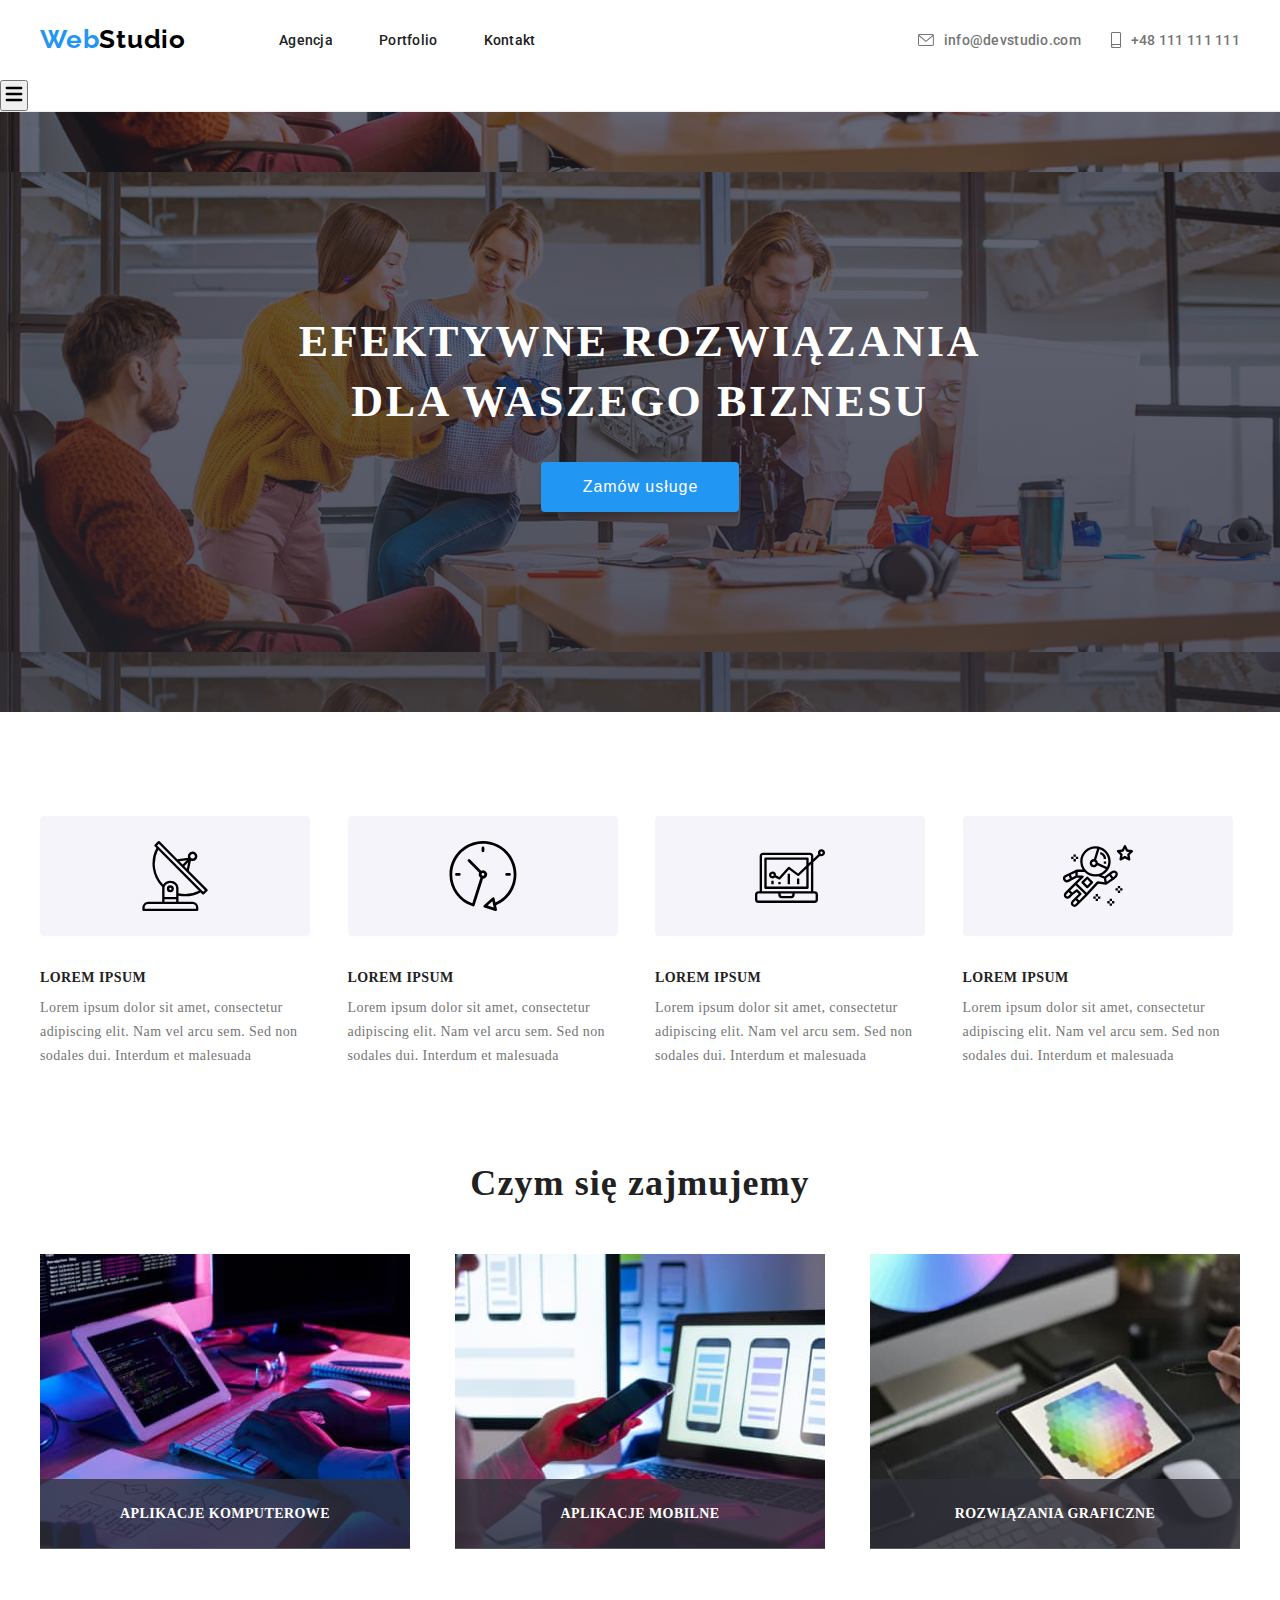
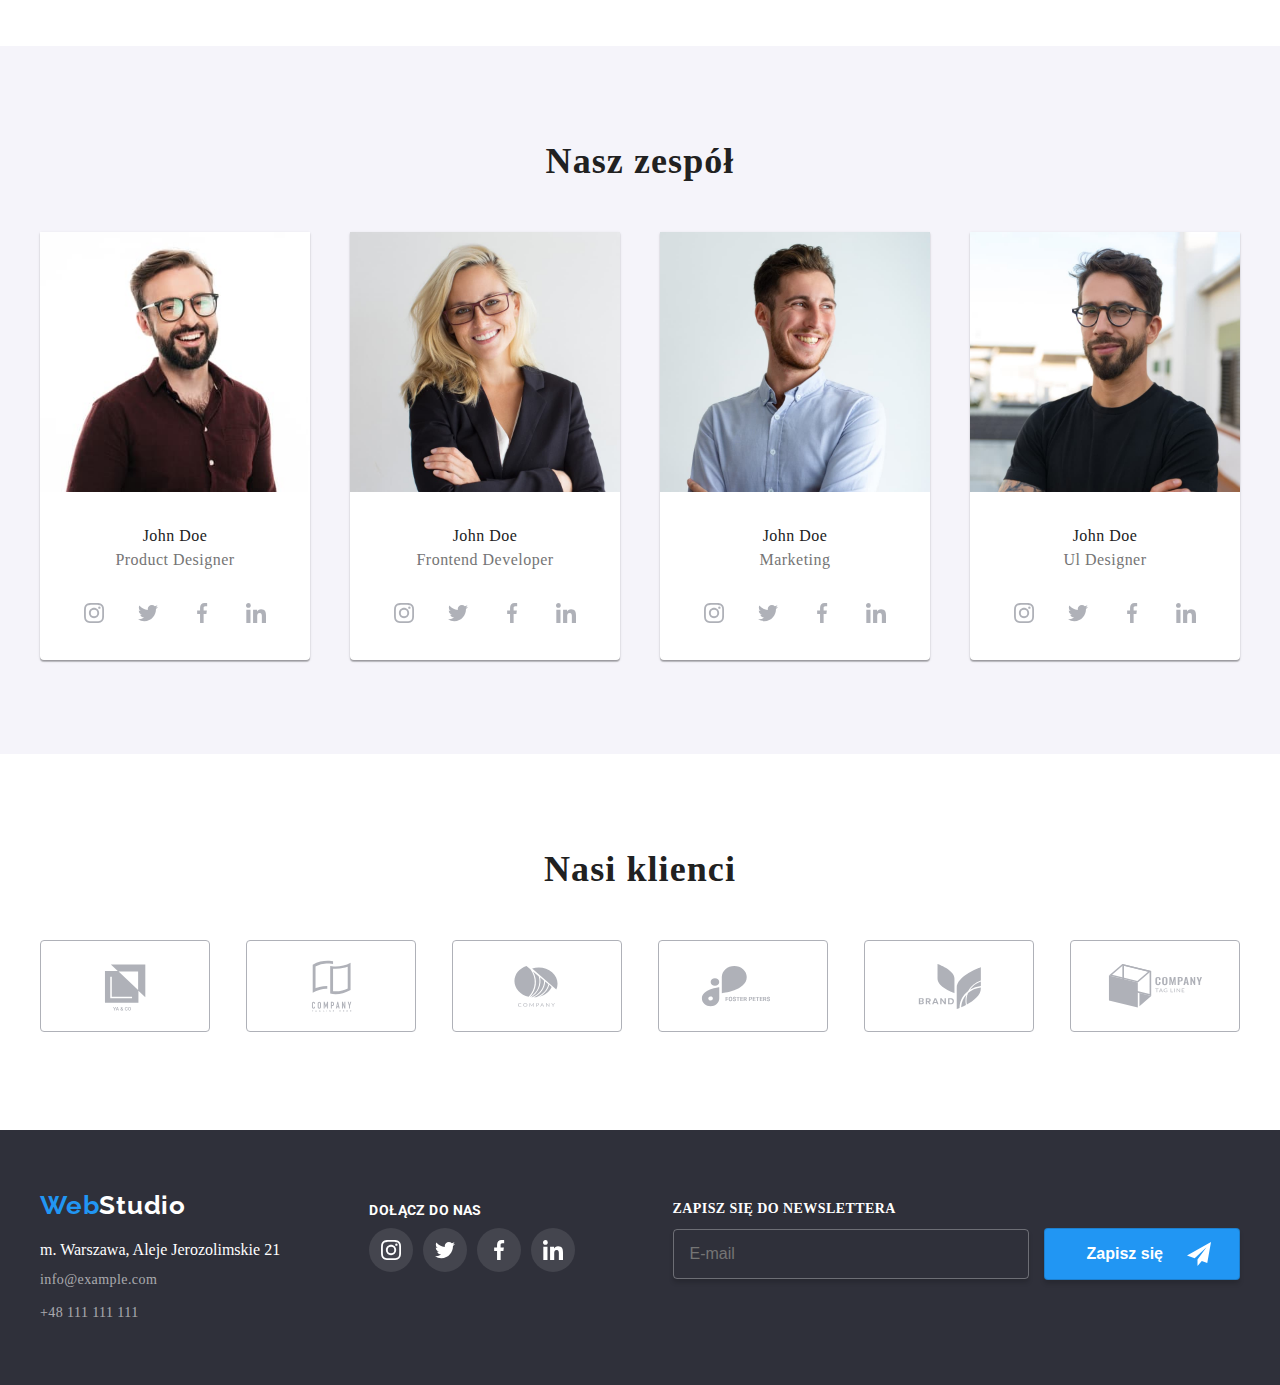
<file: index.html>
<!DOCTYPE html>
<html lang="en">
  <head>
    <meta http-equiv="x-ua-compatible" content="ie=edge" />
    <meta charset="utf-8" />
    <meta name="viewport" content="width=device-width, initial-scale=1.0" />
    <meta name="decription" content="WebStudio" />
    <title>WebStudio</title>
    <link
      rel="stylesheet"
      href="https://cdnjs.cloudflare.com/ajax/libs/modern-normalize/1.1.0/modern-normalize.min.css"
      integrity="sha512-wpPYUAdjBVSE4KJnH1VR1HeZfpl1ub8YT/NKx4PuQ5NmX2tKuGu6U/JRp5y+Y8XG2tV+wKQpNHVUX03MfMFn9Q=="
      crossorigin="anonymous"
      referrerpolicy="no-referrer"
    />
    <link rel="preconnect" href="https://fonts.googleapis.com" />
    <link rel="preconnect" href="https://fonts.gstatic.com" crossorigin />
    <link
      href="https://fonts.googleapis.com/css2?family=Raleway:wght@700&family=Roboto:wght@400;500;700;900&display=swap"
      rel="stylesheet"
    />
    <link href="./css/main.min.css" rel="stylesheet" />
  </head>
  <body>
    <header class="header">
      <div class="container header-page">
        <nav class="nav">
          <ul class="navigation">
            <li>
              <a class="logo" href="./index.html">Web<span class="logo--dark">Studio</span></a>
            </li>
            <li>
              <a class="navigation__link is-active" href="./index.html">Agencja</a>
            </li>
            <li><a class="navigation__link" href="./portfolio.html">Portfolio</a></li>
            <li><a class="navigation__link" href="#kontakt">Kontakt</a></li>
          </ul>
        </nav>
        <ul class="contacts">
          <li>
            <a class="contacts__link" href="mailto:info@devstudio.com">
              <svg class="contacts__icon" width="16px" height="12px">
                <use href="./images/icons.svg#icon-envelope"></use>
              </svg>
              info@devstudio.com</a
            >
          </li>
          <li>
            <a class="contacts__link" href="tel:+48111111111">
              <svg class="contacts__icon" width="10px" height="16px">
                <use href="./images/icons.svg#icon-smartphone"></use>
              </svg>
              +48 111 111 111</a
            >
          </li>
        </ul>
      </div>
      <button class="menu-toggle js-open-menu" aria-expanded="false" aria-controls="mobile-menu">
        <svg
          width="24"
          height="24"
          fill="currentColor"
          viewBox="0 0 20 20"
          xmlns="http://www.w3.org/2000/svg"
        >
          <path
            fill-rule="evenodd"
            d="M3 5a1 1 0 011-1h12a1 1 0 110 2H4a1 1 0 01-1-1zM3 10a1 1 0 011-1h12a1 1 0 110 2H4a1 1 0 01-1-1zM3 15a1 1 0 011-1h12a1 1 0 110 2H4a1 1 0 01-1-1z"
            clip-rule="evenodd"
          ></path>
        </svg>
      </button>
    </header>
    <main>
      <!--theme-->
      <section class="section banner">
        <div class="container">
          <h1 class="banner__title">
            efektywne rozwiązania <br />
            dla waszego biznesu
          </h1>
          <button class="banner__button" type="button" data-modal-open>Zamów usługe</button>
        </div>
      </section>
      <!--lorem ipsum-->
      <section class="section section--card">
        <div class="container">
          <ul class="card">
            <li class="card__item">
              <svg class="card__icon" width="70" height="70">
                <use href="./images/icons.svg#icon-antenna-1"></use>
              </svg>
              <h3 class="card__title">lorem ipsum</h3>
              <p class="card__subtitle">
                Lorem ipsum dolor sit amet, consectetur adipiscing elit. Nam vel arcu sem. Sed non
                sodales dui. Interdum et malesuada
              </p>
            </li>
            <li class="card__item">
              <svg class="card__icon" width="70" height="70">
                <use href="./images/icons.svg#icon-clock-1"></use>
              </svg>
              <h3 class="card__title">lorem ipsum</h3>
              <p class="card__subtitle">
                Lorem ipsum dolor sit amet, consectetur adipiscing elit. Nam vel arcu sem. Sed non
                sodales dui. Interdum et malesuada
              </p>
            </li>
            <li class="card__item">
              <svg class="card__icon" width="70" height="70">
                <use href="./images/icons.svg#icon-diagram-1"></use>
              </svg>
              <h3 class="card__title">lorem ipsum</h3>
              <p class="card__subtitle">
                Lorem ipsum dolor sit amet, consectetur adipiscing elit. Nam vel arcu sem. Sed non
                sodales dui. Interdum et malesuada
              </p>
            </li>
            <li class="card__item">
              <svg class="card__icon" width="70" height="70">
                <use href="./images/icons.svg#icon-astronaut-1"></use>
              </svg>
              <h3 class="card__title">lorem ipsum</h3>
              <p class="card__subtitle">
                Lorem ipsum dolor sit amet, consectetur adipiscing elit. Nam vel arcu sem. Sed non
                sodales dui. Interdum et malesuada
              </p>
            </li>
          </ul>
        </div>
      </section>
      <!--what we do-->
      <section class="section">
        <div class="container">
          <h2 class="section--title">Czym się zajmujemy</h2>
          <ul class="box">
            <li class="box__card">
              <img alt="computer" width="370" height="294" src="./images/computer.jpg" />
              <div class="box__label">
                <p class="box__title">aplikacje komputerowe</p>
              </div>
            </li>
            <li class="box__card">
              <img alt="laptop" width="370" height="294" src="./images/laptop.jpg" />
              <div class="box__label">
                <p class="box__title">aplikacje mobilne</p>
              </div>
            </li>
            <li class="box__card">
              <img alt="tablet" width="370" height="294" src="./images/tablet.jpg" />
              <div class="box__label">
                <p class="box__title">rozwiązania graficzne</p>
              </div>
            </li>
          </ul>
        </div>
      </section>
      <!--team-->
      <section class="section--team">
        <div class="container">
          <h2 class="section--title">Nasz zespół</h2>
          <ul class="team">
            <li class="team__employee">
              <img alt="product designer" width="270" height="260" src="./images/pr-dsgn.jpg" />
              <div class="team__card">
                <h3 class="team__name">john doe</h3>
                <p class="team__title">product designer</p>
                <ul class="team__links">
                  <li>
                    <a href="" class="team__link">
                      <svg class="team__icon" width="20" height="20">
                        <use href="./images/icons.svg#icon-instagram-2"></use>
                      </svg>
                    </a>
                  </li>
                  <li>
                    <a href="" class="team__link">
                      <svg class="team__icon" width="20" height="20">
                        <use href="./images/icons.svg#icon-twitter-1"></use>
                      </svg>
                    </a>
                  </li>
                  <li>
                    <a href="" class="team__link">
                      <svg class="team__icon" width="20" height="20">
                        <use href="./images/icons.svg#icon-facebook-1"></use>
                      </svg>
                    </a>
                  </li>
                  <li>
                    <a href="" class="team__link">
                      <svg class="team__icon" width="20" height="20">
                        <use href="./images/icons.svg#icon-linkedin-1"></use>
                      </svg>
                    </a>
                  </li>
                </ul>
              </div>
            </li>
            <li class="team__employee">
              <img alt="frontend developer" width="270" height="260" src="./images/fr-dev.jpg" />
              <div class="team__card">
                <h3 class="team__name">john doe</h3>
                <p class="team__title">frontend developer</p>
                <ul class="team__links">
                  <li>
                    <a href="" class="team__link">
                      <svg class="team__icon" width="20" height="20">
                        <use href="./images/icons.svg#icon-instagram-2"></use>
                      </svg>
                    </a>
                  </li>
                  <li>
                    <a href="" class="team__link">
                      <svg class="team__icon" width="20" height="20">
                        <use href="./images/icons.svg#icon-twitter-1"></use>
                      </svg>
                    </a>
                  </li>
                  <li>
                    <a href="" class="team__link">
                      <svg class="team__icon" width="20" height="20">
                        <use href="./images/icons.svg#icon-facebook-1"></use>
                      </svg>
                    </a>
                  </li>
                  <li>
                    <a href="" class="team__link">
                      <svg class="team__icon" width="20" height="20">
                        <use href="./images/icons.svg#icon-linkedin-1"></use>
                      </svg>
                    </a>
                  </li>
                </ul>
              </div>
            </li>
            <li class="team__employee">
              <img alt="marketing" width="270" height="260" src="./images/mark.jpg" />
              <div class="team__card">
                <h3 class="team__name">john doe</h3>
                <p class="team__title">marketing</p>
                <ul class="team__links">
                  <li>
                    <a href="" class="team__link">
                      <svg class="team__icon" width="20" height="20">
                        <use href="./images/icons.svg#icon-instagram-2"></use>
                      </svg>
                    </a>
                  </li>
                  <li>
                    <a href="" class="team__link">
                      <svg class="team__icon" width="20" height="20">
                        <use href="./images/icons.svg#icon-twitter-1"></use>
                      </svg>
                    </a>
                  </li>
                  <li>
                    <a href="" class="team__link">
                      <svg class="team__icon" width="20" height="20">
                        <use href="./images/icons.svg#icon-facebook-1"></use>
                      </svg>
                    </a>
                  </li>
                  <li>
                    <a href="" class="team__link">
                      <svg class="team__icon" width="20" height="20">
                        <use href="./images/icons.svg#icon-linkedin-1"></use>
                      </svg>
                    </a>
                  </li>
                </ul>
              </div>
            </li>
            <li class="team__employee">
              <img alt="ul designer" width="270" height="260" src="./images/ul-dsgn.jpg" />
              <div class="team__card">
                <h3 class="team__name">john doe</h3>
                <p class="team__title">ul designer</p>
                <ul class="team__links">
                  <li>
                    <a href="" class="team__link">
                      <svg class="team__icon" width="20" height="20">
                        <use href="./images/icons.svg#icon-instagram-2"></use>
                      </svg>
                    </a>
                  </li>
                  <li>
                    <a href="" class="team__link">
                      <svg class="team__icon" width="20" height="20">
                        <use href="./images/icons.svg#icon-twitter-1"></use>
                      </svg>
                    </a>
                  </li>
                  <li>
                    <a href="" class="team__link">
                      <svg class="team__icon" width="20" height="20">
                        <use href="./images/icons.svg#icon-facebook-1"></use>
                      </svg>
                    </a>
                  </li>
                  <li>
                    <a href="" class="team__link">
                      <svg class="team__icon" width="20" height="20">
                        <use href="./images/icons.svg#icon-linkedin-1"></use>
                      </svg>
                    </a>
                  </li>
                </ul>
              </div>
            </li>
          </ul>
        </div>
      </section>
      <section class="section">
        <div class="container">
          <h2 class="section--title">Nasi klienci</h2>
          <ul class="clients">
            <li>
              <svg class="clients__logo">
                <use href="./images/icons.svg#icon-Logo" width="106" height="60.04"></use>
              </svg>
            </li>
            <li>
              <svg class="clients__logo">
                <use href="./images/icons.svg#icon-Logo-1" width="106" height="60.04"></use>
              </svg>
            </li>
            <li>
              <svg class="clients__logo">
                <use href="./images/icons.svg#icon-Logo-2" width="106" height="60.04"></use>
              </svg>
            </li>
            <li>
              <svg class="clients__logo">
                <use href="./images/icons.svg#icon-Logo-3" width="106" height="60.04"></use>
              </svg>
            </li>
            <li>
              <svg class="clients__logo">
                <use href="./images/icons.svg#icon-Logo-4" width="106" height="60.04"></use>
              </svg>
            </li>
            <li>
              <svg class="clients__logo">
                <use href="./images/icons.svg#icon-Logo-5" width="106" height="60.04"></use>
              </svg>
            </li>
          </ul>
        </div>
      </section>
    </main>
    <footer class="footer">
      <div class="container footer-page">
        <div>
          <a class="logo" id="kontakt">Web<span class="logo--light">Studio</span></a>
          <address>
            <ul class="footer-contact">
              <li>
                <a
                  class="footer-contact__link--light"
                  href="https://goo.gl/maps/8ssBXB5K36Uk4STv6"
                  target="_blank"
                >
                  m. Warszawa, Aleje Jerozolimskie 21
                </a>
              </li>
              <li>
                <a class="footer-contact__link" href="mailto:info@example.com">info@example.com</a>
              </li>
              <li><a class="footer-contact__link" href="tel:+48111111111">+48 111 111 111</a></li>
            </ul>
          </address>
        </div>
        <div class="social">
          <h3 class="social__title">DOŁĄCZ DO NAS</h3>
          <ul class="social__icons">
            <li class="social__item">
              <svg class="social__icon">
                <use href="./images/icons.svg#icon-instagram-2"></use>
              </svg>
            </li>
            <li class="social__item">
              <svg class="social__icon">
                <use href="./images/icons.svg#icon-twitter-1"></use>
              </svg>
            </li>
            <li class="social__item">
              <svg class="social__icon">
                <use href="./images/icons.svg#icon-facebook-1"></use>
              </svg>
            </li>
            <li class="social__item">
              <svg class="social__icon">
                <use href="./images/icons.svg#icon-linkedin-1"></use>
              </svg>
            </li>
          </ul>
        </div>
        <div class="signup">
          <form>
            <label>
              <h3 class="signup__title">ZAPISZ SIĘ DO NEWSLETTERA</h3>
              <input
                class="signup__parameters"
                type="email"
                name="user-email"
                placeholder="E-mail"
              />
            </label>
            <button class="signup__button" type="submit">
              Zapisz się
              <svg class="signup__button--icon" width="24" height="24">
                <use href="./images/icons.svg#icon-icon-send"></use>
              </svg>
            </button>
          </form>
        </div>
      </div>
    </footer>
    <div class="modal__backdrop modal__is-hidden" data-modal>
      <div class="modal">
        <button type="button" class="modal__button" data-modal-close>
          <svg class="modal__close">
            <use href="./images/icons.svg#icon-Vector"></use>
          </svg>
        </button>
        <form name="form">
          <h3 class="form__title">Zostaw swoje dane w formularzu poniżej</h3>
          <label class="form">
            <span class="form__types">Imię</span>
            <svg class="form__icon" width="18" height="18">
              <use href="./images/icons.svg#icon-person-black"></use>
            </svg>
            <input class="form__inputs" type="text" name="name" required minlength="4" />
          </label>
          <label class="form__label">
            <span class="form__types">Telefon</span>
            <svg class="form__icon" width="18" height="18">
              <use href="./images/icons.svg#icon-phone-black"></use>
            </svg>
            <input class="form__inputs" type="tel" name="tel" required />
          </label>
          <label class="form__label">
            <span class="form__types">Email</span>
            <svg class="form__icon" width="18" height="18">
              <use href="./images/icons.svg#icon-email-black"></use>
            </svg>
            <input class="form__inputs" type="email" name="email" required />
          </label>
          <label class="form__label">
            <span class="form__types">Komentarz</span>
            <textarea
              class="form__textarea"
              type="text"
              name="comment"
              rows="5"
              placeholder="Wprowadź tekst"
            ></textarea>
          </label>
          <label class="form__checkbox">
            <input
              id="form__input"
              type="checkbox"
              name="checkbox"
              value="true"
              required
              class="form__settings"
            />
            <span for="form__input" class="form__item">
              <p class="form__title">
                Oświadczam, iż akceptuję
                <a href="" class="form__link"> Regulamin </a> i
                <a href="" class="form__link">Politykę Prywatności.</a>
              </p>
            </span>
          </label>
          <button type="submit" class="form__button">Wyślij</button>
        </form>
      </div>
    </div>
    <script src="./js/modal.js"></script>
  </body>
</html>
</file>
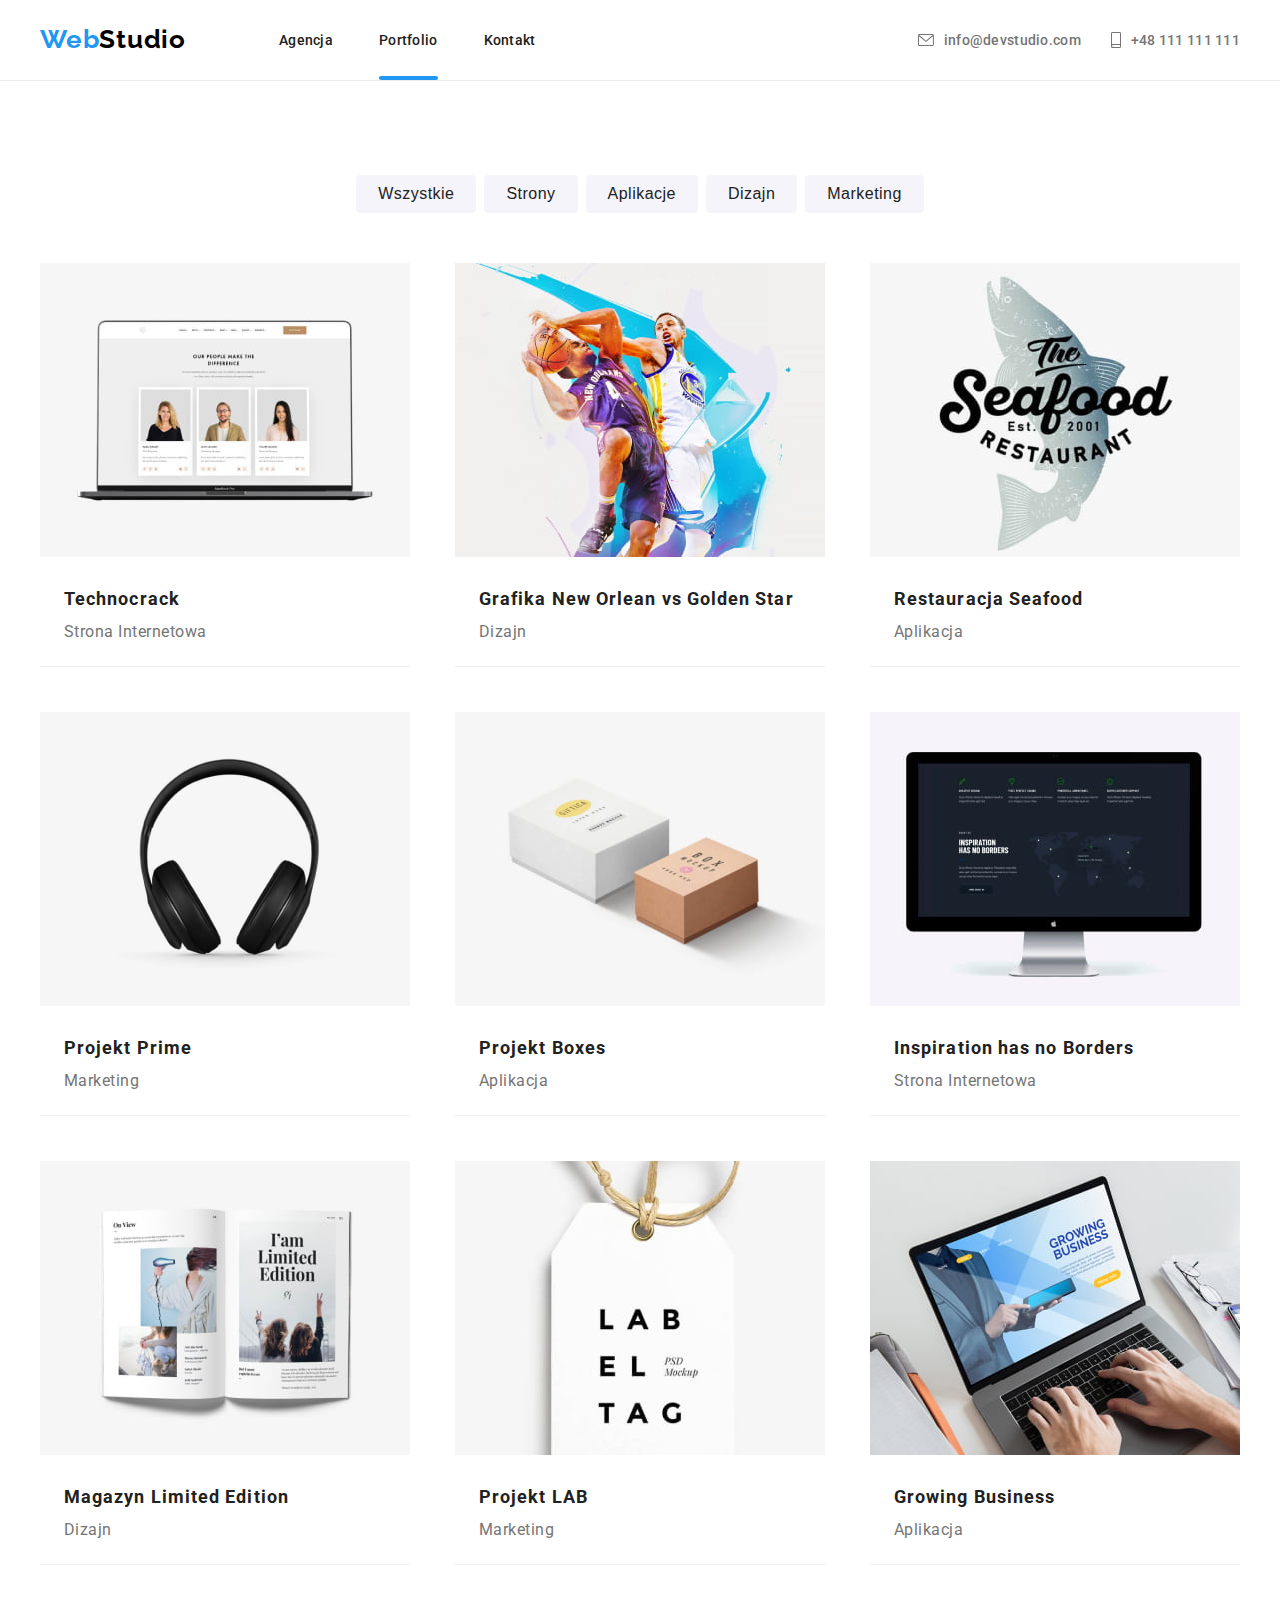
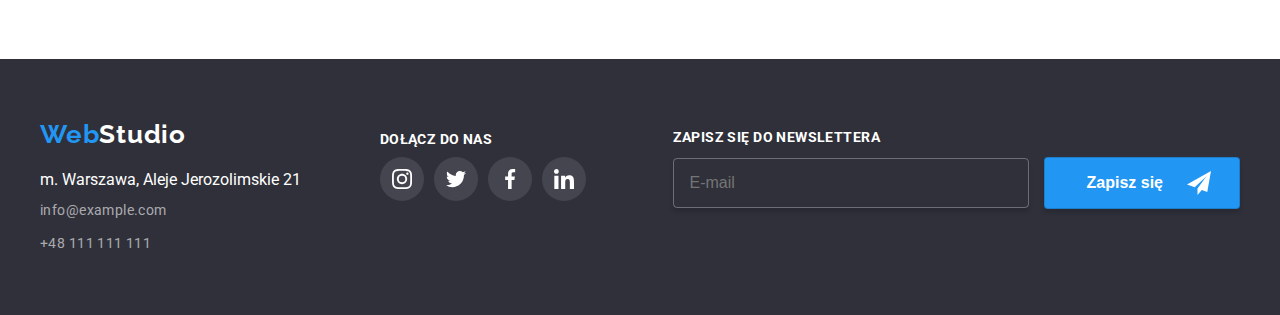
<file: portfolio.html>
<!DOCTYPE html>
<html lang="en">
  <head>
    <meta http-equiv="x-ua-compatible" content="ie=edge" />
    <meta charset="utf-8" />
    <meta name="decription" content="WebStudio" />
    <title>Portfolio</title>
    <link
      rel="stylesheet"
      href="https://cdnjs.cloudflare.com/ajax/libs/modern-normalize/1.1.0/modern-normalize.min.css"
      integrity="sha512-wpPYUAdjBVSE4KJnH1VR1HeZfpl1ub8YT/NKx4PuQ5NmX2tKuGu6U/JRp5y+Y8XG2tV+wKQpNHVUX03MfMFn9Q=="
      crossorigin="anonymous"
      referrerpolicy="no-referrer"
    />
    <link rel="preconnect" href="https://fonts.googleapis.com" />
    <link rel="preconnect" href="https://fonts.gstatic.com" crossorigin />
    <link
      href="https://fonts.googleapis.com/css2?family=Raleway:wght@700&family=Roboto:wght@400;500;700;900&display=swap"
      rel="stylesheet"
    />
    <link href="./css/main.min.css" rel="stylesheet" />
  </head>
  <body class="body">
    <header class="header">
      <div class="container header-page">
        <nav>
          <ul class="navigation">
            <li>
              <a class="logo" href="./index.html">Web<span class="logo--dark">Studio</span></a>
            </li>
            <li><a class="navigation__link" href="./index.html">Agencja</a></li>
            <li>
              <a class="navigation__link navigation__active" href="./portfolio.html">Portfolio</a>
            </li>
            <li><a class="navigation__link" href="#kontakt">Kontakt</a></li>
          </ul>
        </nav>
        <ul class="contacts">
          <li>
            <a class="contacts__link" href="mailto:info@devstudio.com">
              <svg class="contacts__icon" width="16px" height="12px">
                <use href="./images/icons.svg#icon-envelope"></use>
              </svg>
              info@devstudio.com</a
            >
          </li>
          <li>
            <a class="contacts__link" href="tel:+48111111111">
              <svg class="contacts__icon" width="10px" height="16px">
                <use href="./images/icons.svg#icon-smartphone"></use>
              </svg>
              +48 111 111 111</a
            >
          </li>
        </ul>
      </div>
    </header>
    <main>
      <section class="section">
        <div class="container">
          <ul class="filters">
            <li>
              <button class="filters__button" type="button">Wszystkie</button>
            </li>
            <li>
              <button class="filters__button" type="button">Strony</button>
            </li>
            <li>
              <button class="filters__button" type="button">Aplikacje</button>
            </li>
            <li>
              <button class="filters__button" type="button">Dizajn</button>
            </li>
            <li>
              <button class="filters__button" type="button">Marketing</button>
            </li>
          </ul>
          <ul class="project">
            <li class="project__list">
              <div class="project__group">
                <img alt="Website with employees" src="./images/technocrack.jpg" />
                <div class="project__overlay">
                  <p class="project__title">
                    Technocrack jest popularną platformą wykorzystywaną do rozpowszechniania
                    koronawirusa. Firmy wykorzystują tę platformę do celów szpiegowskich i ataków na
                    niezabezpieczone serwery konkurencji
                  </p>
                </div>
              </div>
              <div class="project__box">
                <h3 class="project__name">Technocrack</h3>
                <p class="project__title">Strona internetowa</p>
              </div>
            </li>
            <li class="project__list">
              <div class="project__group">
                <img alt="New Orlean vs Golden Star graphic" src="./images/basketball.jpg" />
                <div class="project__overlay">
                  <p class="project__title">
                    Technocrack jest popularną platformą wykorzystywaną do rozpowszechniania
                    koronawirusa. Firmy wykorzystują tę platformę do celów szpiegowskich i ataków na
                    niezabezpieczone serwery konkurencji
                  </p>
                </div>
              </div>
              <div class="project__box">
                <h3 class="project__name">Grafika New Orlean vs Golden Star</h3>
                <p class="project__title">Dizajn</p>
              </div>
            </li>
            <li class="project__list">
              <div class="project__group">
                <img alt="Seafood restaurant logos" src="./images/restaurant-seafood.jpg" />
                <div class="project__overlay">
                  <p class="project__title">
                    Technocrack jest popularną platformą wykorzystywaną do rozpowszechniania
                    koronawirusa. Firmy wykorzystują tę platformę do celów szpiegowskich i ataków na
                    niezabezpieczone serwery konkurencji
                  </p>
                </div>
              </div>
              <div class="project__box">
                <h3 class="project__name">Restauracja Seafood</h3>
                <p class="project__title">Aplikacja</p>
              </div>
            </li>
            <li class="project__list">
              <div class="project__group">
                <img alt="Headphones" src="./images/project-prime.jpg" />
                <div class="project__overlay">
                  <p class="project__title">
                    Technocrack jest popularną platformą wykorzystywaną do rozpowszechniania
                    koronawirusa. Firmy wykorzystują tę platformę do celów szpiegowskich i ataków na
                    niezabezpieczone serwery konkurencji
                  </p>
                </div>
              </div>
              <div class="project__box">
                <h3 class="project__name">Projekt Prime</h3>
                <p class="project__title">Marketing</p>
              </div>
            </li>
            <li class="project__list">
              <div class="project__group">
                <img alt="Two designer boxes" src="./images/project-boxes.jpg" />
                <div class="project__overlay">
                  <p class="project__title">
                    Technocrack jest popularną platformą wykorzystywaną do rozpowszechniania
                    koronawirusa. Firmy wykorzystują tę platformę do celów szpiegowskich i ataków na
                    niezabezpieczone serwery konkurencji
                  </p>
                </div>
              </div>
              <div class="project__box">
                <h3 class="project__name">Projekt Boxes</h3>
                <p class="project__title">Aplikacja</p>
              </div>
            </li>
            <li class="project__list">
              <div class="project__group">
                <img
                  alt="Website of Inspiration has no Borders"
                  src="./images/inspiration-has-no-borders.jpg"
                />
                <div class="project__overlay">
                  <p class="project__title">
                    Technocrack jest popularną platformą wykorzystywaną do rozpowszechniania
                    koronawirusa. Firmy wykorzystują tę platformę do celów szpiegowskich i ataków na
                    niezabezpieczone serwery konkurencji
                  </p>
                </div>
              </div>
              <div class="project__box">
                <h3 class="project__name">Inspiration has no Borders</h3>
                <p class="project__title">Strona internetowa</p>
              </div>
            </li>
            <li class="project__list">
              <div class="project__group">
                <img alt="Designer Magazin" src="./images/magazine-limited-edition.jpg" />
                <div class="project__overlay">
                  <p class="project__title">
                    Technocrack jest popularną platformą wykorzystywaną do rozpowszechniania
                    koronawirusa. Firmy wykorzystują tę platformę do celów szpiegowskich i ataków na
                    niezabezpieczone serwery konkurencji
                  </p>
                </div>
              </div>
              <div class="project__box">
                <h3 class="project__name">Magazyn Limited Edition</h3>
                <p class="project__title">Dizajn</p>
              </div>
            </li>
            <li class="project__list">
              <div class="project__group">
                <img alt="Card with Projekt LAB logos" src="./images/project-lab.jpg" />
                <div class="project__overlay">
                  <p class="project__title">
                    Technocrack jest popularną platformą wykorzystywaną do rozpowszechniania
                    koronawirusa. Firmy wykorzystują tę platformę do celów szpiegowskich i ataków na
                    niezabezpieczone serwery konkurencji
                  </p>
                </div>
              </div>
              <div class="project__box">
                <h3 class="project__name">Projekt LAB</h3>
                <p class="project__title">Marketing</p>
              </div>
            </li>
            <li class="project__list">
              <div class="project__group">
                <img
                  alt="Growing Businnes website displayed on a laptop"
                  src="./images/growing-business.jpg"
                />
                <div class="project__overlay">
                  <p class="project__title">
                    Technocrack jest popularną platformą wykorzystywaną do rozpowszechniania
                    koronawirusa. Firmy wykorzystują tę platformę do celów szpiegowskich i ataków na
                    niezabezpieczone serwery konkurencji
                  </p>
                </div>
              </div>
              <div class="project__box">
                <h3 class="project__name">Growing Business</h3>
                <p class="project__title">Aplikacja</p>
              </div>
            </li>
          </ul>
        </div>
      </section>
    </main>
    <footer class="footer">
      <div class="container footer-page">
        <div>
          <a class="logo" id="kontakt">Web<span class="logo--light">Studio</span></a>
          <address>
            <ul class="footer-contact">
              <li>
                <a
                  class="footer-contact__link--light"
                  href="https://goo.gl/maps/8ssBXB5K36Uk4STv6"
                  target="_blank"
                >
                  m. Warszawa, Aleje Jerozolimskie 21
                </a>
              </li>
              <li>
                <a class="footer-contact__link" href="mailto:info@example.com">info@example.com</a>
              </li>
              <li><a class="footer-contact__link" href="tel:+48111111111">+48 111 111 111</a></li>
            </ul>
          </address>
        </div>
        <div class="social">
          <h3 class="social__title">DOŁĄCZ DO NAS</h3>
          <ul class="social__icons">
            <li class="social__item">
              <svg class="social__icon">
                <use href="./images/icons.svg#icon-instagram-2"></use>
              </svg>
            </li>
            <li class="social__item">
              <svg class="social__icon">
                <use href="./images/icons.svg#icon-twitter-1"></use>
              </svg>
            </li>
            <li class="social__item">
              <svg class="social__icon">
                <use href="./images/icons.svg#icon-facebook-1"></use>
              </svg>
            </li>
            <li class="social__item">
              <svg class="social__icon">
                <use href="./images/icons.svg#icon-linkedin-1"></use>
              </svg>
            </li>
          </ul>
        </div>
        <div class="signup">
          <form>
            <label>
              <h3 class="signup__title">ZAPISZ SIĘ DO NEWSLETTERA</h3>
              <input
                class="signup__parameters"
                type="email"
                name="user-email"
                placeholder="E-mail"
              />
            </label>
            <button class="signup__button" type="submit">
              Zapisz się
              <svg class="signup__button--icon" width="24" height="24">
                <use href="./images/icons.svg#icon-icon-send"></use>
              </svg>
            </button>
          </form>
        </div>
      </div>
    </footer>
  </body>
</html>
</file>
<file: css/main.min.css>
:root{--black-color: #000;--blue-color: #2196f3;--white-color: #ffffff;--dark-color: #212121;--gray-color: #757575;--lorem-color: #f5f4fa;--light-gray-color: #afb1b8;--overlay-color: rgba(33, 150, 243, 0.9);--modal-color: rgba(0, 0, 0, 0.1);--family: "Raleway";--roboto: "Roboto"}*,*::before,*::after{margin:0;padding:0;-webkit-box-sizing:border-box;box-sizing:border-box}ul{list-style:none}a{text-decoration:none}.body{font-family:"Roboto",sans-serif;background:var(--white-color)}.container{max-width:1200px;width:100%;margin:0 auto}.section{padding:94px 0}.section--title{font-weight:700;font-size:36px;line-height:42px;text-align:center;letter-spacing:.03em;color:var(--dark-color);padding-bottom:50px}.section--card{padding-bottom:0}.section--team{padding:94px 0;background-color:#f5f4fa}.box{display:-webkit-box;display:-ms-flexbox;display:flex;gap:45px;-ms-flex-wrap:wrap;flex-wrap:wrap}.box__card{-ms-flex-preferred-size:calc((100% - 90px)/3);flex-basis:calc((100% - 90px)/3)}.box__label{position:relative}.box__title{position:absolute;bottom:3px;padding:27px 0;right:0;left:0;font-weight:700;text-align:center;color:var(--white-color);font-size:14px;line-height:16px;background-color:rgba(47,48,58,.8);letter-spacing:.03em;text-transform:uppercase}.card{display:-webkit-box;display:-ms-flexbox;display:flex;gap:30px;-webkit-box-pack:justify;-ms-flex-pack:justify;justify-content:space-between}.card__item{padding-top:10px}.card__icon{all:unset;background-color:var(--lorem-color);border-radius:4px;padding:25px 100px}.card__title{font-weight:700;font-size:14px;line-height:16px;letter-spacing:.03em;text-transform:uppercase;color:var(--dark-color);padding-bottom:10px;padding-top:30px}.card__subtitle{font-weight:400;font-size:14px;line-height:24px;letter-spacing:.03em;color:var(--gray-color)}.clients{display:-webkit-box;display:-ms-flexbox;display:flex;-webkit-box-pack:justify;-ms-flex-pack:justify;justify-content:space-between;gap:30px}.clients__logo{fill:#afb1b8;border:1px solid #afb1b8;border-radius:4px;width:170px;height:92px;padding:16px 32px;cursor:pointer}.clients__logo:hover,.clients__logo:focus{fill:var(--blue-color);border:1px solid var(--blue-color)}.footer{background:#2f303a;padding:60px 0;color:var(--white-color)}.footer-page{display:-webkit-box;display:-ms-flexbox;display:flex;-webkit-box-pack:justify;-ms-flex-pack:justify;justify-content:space-between}.footer-contact{padding-top:20px;row-gap:9px;display:-webkit-box;display:-ms-flexbox;display:flex;-webkit-box-orient:vertical;-webkit-box-direction:normal;-ms-flex-direction:column;flex-direction:column;padding-left:0}.footer-contact__link{font-weight:400;font-size:14px;line-height:24px;letter-spacing:.03em;color:rgba(255,255,255,.6);font-style:normal;padding-left:0px}.footer-contact__link--light{color:var(--white-color);font-style:normal}.social{font-size:14px;line-height:1.14;color:var(--white-color);margin-left:70px;margin-top:12px}.social__title{color:var(--white-color);font-family:var(--roboto);font-size:14px;font-weight:700;line-height:16px;letter-spacing:.03em;padding-bottom:10px}.social__icons{display:-webkit-box;display:-ms-flexbox;display:flex;list-style:none;gap:10px}.social__item{display:-webkit-box;display:-ms-flexbox;display:flex;background-color:rgba(255,255,255,.1);height:44px;width:44px;border-radius:50%;-webkit-box-pack:center;-ms-flex-pack:center;justify-content:center;-webkit-box-align:center;-ms-flex-align:center;align-items:center}.social__item:hover,.social__item:focus{background-color:var(--blue-color);cursor:pointer}.social__icon{fill:var(--white-color);width:20px;height:20px}.signup{color:var(--white-color);margin-left:78px;margin-top:18px;margin-right:0}.signup__title{font-weight:700;font-size:14px;line-height:1.14px;letter-spacing:.03em;color:var(--white-color)}.signup__parameters{margin-top:20px;margin-right:11px;background-color:var(--secondary-bacground-color);width:356px;height:50px;font-size:16px;color:rgba(255,255,255,.6);border:1px solid rgba(255,255,255,.3);-webkit-box-shadow:0px 4px 4px rgba(0,0,0,.15);box-shadow:0px 4px 4px rgba(0,0,0,.15);border-radius:4px;padding-left:16px}.signup__button{position:relative;display:-webkit-inline-box;display:-ms-inline-flexbox;display:inline-flex;-webkit-box-align:center;-ms-flex-align:center;align-items:center;gap:24px;padding:10px 28px 10px 42px;color:var(--white-color);font-size:16px;font-weight:700;line-height:1.87;background-color:var(--blue-color);-webkit-box-shadow:0px 4px 4px rgba(0,0,0,.15);box-shadow:0px 4px 4px rgba(0,0,0,.15);border-radius:4px;border:1px solid rgba(0,0,0,.15);cursor:pointer;-webkit-transition-property:background-color,border-color,tranform;transition-property:background-color,border-color,tranform;-webkit-transition-duration:250ms;transition-duration:250ms;-webkit-transition-timing-function:cubic-bezier(0.4, 0, 0.2, 1);transition-timing-function:cubic-bezier(0.4, 0, 0.2, 1);-webkit-transition-delay:0;transition-delay:0}.signup__button--icon{fill:var(--white-color)}.header{background:var(--white-color);border-bottom:1px solid #ececec;font-family:var(--roboto)}.header-page{display:-webkit-box;display:-ms-flexbox;display:flex;-webkit-box-pack:justify;-ms-flex-pack:justify;justify-content:space-between;padding:24px 0 25px}.navigation{display:-webkit-box;display:-ms-flexbox;display:flex;-webkit-column-gap:46px;-moz-column-gap:46px;column-gap:46px;-webkit-box-align:center;-ms-flex-align:center;align-items:center;padding-left:0}.navigation__link{font-weight:500;font-size:14px;line-height:16px;letter-spacing:.02em;color:var(--dark-color);cursor:pointer}.navigation__active{position:relative}.navigation__active::after{content:"";position:absolute;border-radius:2px;width:100%;height:4px;background-color:var(--blue-color);bottom:-32px;left:0}.contacts{display:-webkit-box;display:-ms-flexbox;display:flex;-webkit-column-gap:30px;-moz-column-gap:30px;column-gap:30px;-webkit-box-align:center;-ms-flex-align:center;align-items:center}.contacts__link{display:-webkit-box;display:-ms-flexbox;display:flex;gap:10px;-webkit-box-align:center;-ms-flex-align:center;align-items:center;font-weight:500;font-size:14px;line-height:16px;letter-spacing:.02em;color:var(--gray-color);cursor:pointer}.contacts__link:focus .contacts__link:hover{fill:var(--blue-color)}.contacts__link:hover,.contacts__link:focus,.contacts__link:active{color:var(--blue-color)}.contacts__icon{fill:var(--gray-color)}.contacts__icon:focus,.contacts__icon:hover,.contacts__icon:active{fill:var(--blue-color)}.banner{background-color:#2f303a;text-align:center;background-image:-webkit-gradient(linear, left top, left bottom, from(rgba(47, 48, 58, 0.4)), to(rgba(47, 48, 58, 0.6))),url("./../images/img-overlay.jpg");background-image:linear-gradient(rgba(47, 48, 58, 0.4), rgba(47, 48, 58, 0.6)),url("./../images/img-overlay.jpg");background-size:contain;background-position:center}.banner__title{text-transform:uppercase;font-weight:900;font-size:44px;line-height:60px;letter-spacing:.06em;color:var(--white-color);margin:106px 0 30px}.banner__button{background:var(--blue-color);-webkit-box-shadow:0 4px 4px rgba(0,0,0,.15);box-shadow:0 4px 4px rgba(0,0,0,.15);border-radius:4px;font-size:16px;line-height:30px;letter-spacing:.06em;color:var(--white-color);border:none;padding:10px 41px 10px 42px;margin-bottom:106px;cursor:pointer}.filters{display:-webkit-box;display:-ms-flexbox;display:flex;-webkit-box-pack:center;-ms-flex-pack:center;justify-content:center;gap:8px}.filters__button{font-weight:500;font-size:16px;line-height:26px;letter-spacing:.03em;color:var(--dark-color);cursor:pointer;background:#f5f4fa;border-radius:4px;border:none;padding:6px 22px}.filters__button:hover,.filters__button:focus,.filters__button:active{background:var(--blue-color);letter-spacing:.03em;color:var(--white-color);-webkit-box-shadow:0 3px 1px rgba(0,0,0,.1),0px 1px 2px rgba(0,0,0,.08),0 2px 2px rgba(0,0,0,.12);box-shadow:0 3px 1px rgba(0,0,0,.1),0px 1px 2px rgba(0,0,0,.08),0 2px 2px rgba(0,0,0,.12)}.modal__backdrop{top:0;left:0;height:100%;width:100%;opacity:1;background-color:var(--modal-color);display:-webkit-box;display:-ms-flexbox;display:flex;-webkit-box-pack:center;-ms-flex-pack:center;justify-content:center;-webkit-box-align:center;-ms-flex-align:center;align-items:center;-webkit-transition:opacity 250ms cubic-bezier(0.4, 0, 0.2, 1),visibility 250ms cubic-bezier(0.4, 0, 0.2, 1);transition:opacity 250ms cubic-bezier(0.4, 0, 0.2, 1),visibility 250ms cubic-bezier(0.4, 0, 0.2, 1);position:fixed}.modal__is-hidden{opacity:0;pointer-events:none;visibility:hidden}.modal{position:relative;width:528px;min-height:581px;border-radius:4px;-webkit-box-shadow:0px 1px 3px rgba(0,0,0,.12),0px 1px 1px rgba(0,0,0,.14),0px 2px 1px rgba(0,0,0,.2);box-shadow:0px 1px 3px rgba(0,0,0,.12),0px 1px 1px rgba(0,0,0,.14),0px 2px 1px rgba(0,0,0,.2);padding:40px;background-color:var(--white-color)}.modal__button{position:absolute;top:8px;right:8px;width:30px;height:30px;background-color:var(--white-color);border:1px solid var(--gray-color);border-radius:50%;cursor:pointer}.modal__close{width:11px;height:11px}.modal__title{display:block;margin-bottom:12px;font-size:20px;line-height:1.15;text-align:center;letter-spacing:.03em;font-style:Bold}.project{display:-webkit-box;display:-ms-flexbox;display:flex;-ms-flex-wrap:wrap;flex-wrap:wrap;margin-top:50px;gap:45px}.project__list{width:370px;height:404px;background:var(--white-color);border-bottom:1px solid #eee;-ms-flex-preferred-size:calc((100% - 90px)/3);flex-basis:calc((100% - 90px)/3)}.project__list:hover,.project__list:focus,.project__list:active{-webkit-box-shadow:0px 1px 1px rgba(0,0,0,.12),0px 4px 4px rgba(0,0,0,.06),1px 4px 6px rgba(0,0,0,.16);box-shadow:0px 1px 1px rgba(0,0,0,.12),0px 4px 4px rgba(0,0,0,.06),1px 4px 6px rgba(0,0,0,.16);cursor:pointer}.project__box{-webkit-box-orient:vertical;-webkit-box-direction:normal;-ms-flex-direction:column;flex-direction:column;row-gap:4px;padding-top:20px;padding-left:24px}.project__group{position:relative;overflow:hidden}.project__overlay{position:absolute;background-color:var(--overlay-color);-webkit-transform:translateY(0%);transform:translateY(0%);-webkit-transition-duration:250ms;transition-duration:250ms;-webkit-transition-timing-function:cubic-bezier(0.4, 0, 0.2, 1);transition-timing-function:cubic-bezier(0.4, 0, 0.2, 1)}.project__name{font-weight:700;font-size:18px;line-height:36px;letter-spacing:.06em;color:var(--dark-color)}.project__title{font-weight:400;font-size:16px;line-height:30px;letter-spacing:.03em;color:var(--gray-color);text-transform:capitalize}.project__overlay>.project__title{color:var(--white-color);font-weight:400;font-size:18px;line-height:1.55;padding:49px 45px 49px 24px}.project__list:hover .project__overlay,.project__list:focus .project__overlay{-webkit-transform:translateY(-100%);transform:translateY(-100%)}.team{display:-webkit-box;display:-ms-flexbox;display:flex;-ms-flex-wrap:wrap;flex-wrap:wrap;gap:30px;-webkit-box-pack:justify;-ms-flex-pack:justify;justify-content:space-between}.team__employee{max-width:270px;height:428px;background:var(--white-color);-webkit-box-shadow:0 1px 3px rgba(0,0,0,.12),0px 1px 1px rgba(0,0,0,.14),0 2px 1px rgba(0,0,0,.2);box-shadow:0 1px 3px rgba(0,0,0,.12),0px 1px 1px rgba(0,0,0,.14),0 2px 1px rgba(0,0,0,.2);border-radius:0 0 4px 4px;-ms-flex-preferred-size:calc((100% - 90px)/4);flex-basis:calc((100% - 90px)/4)}.team__card{padding-top:30px;text-align:center}.team__name{font-weight:500;font-size:16px;line-height:19px;letter-spacing:.03em;color:var(--dark-color);text-transform:capitalize;display:-webkit-box;display:-ms-flexbox;display:flex;-webkit-box-pack:center;-ms-flex-pack:center;justify-content:center}.team__links{display:-webkit-box;display:-ms-flexbox;display:flex;-webkit-box-pack:justify;-ms-flex-pack:justify;justify-content:space-between;list-style:none;margin:16px 32px 30px}.team__link{display:-webkit-box;display:-ms-flexbox;display:flex;-webkit-box-pack:center;-ms-flex-pack:center;justify-content:center;-webkit-box-align:center;-ms-flex-align:center;align-items:center;width:44px;height:44px;border-radius:50%}.team__link:hover,.team__link:focus{background-color:var(--blue-color);fill:var(--white-color)}.team__link:hover svg,.team__link:focus svg{fill:var(--white-color)}.team__icon{display:-webkit-box;display:-ms-flexbox;display:flex;width:20px;height:20px;fill:var(--light-gray-color)}.team__title{font-weight:400;font-size:16px;line-height:30px;letter-spacing:.03em;color:var(--gray-color);text-transform:capitalize}.logo{font-weight:700;font-size:26px;line-height:31px;letter-spacing:.03em;font-family:var(--family);color:var(--blue-color);padding-right:47px}.logo--light{color:var(--white-color)}.logo--dark{color:var(--black-color)}.form{position:relative;display:block;margin-bottom:10px}.form:focus-within,.form:hover svg{fill:var(--blue-color);stroke:var(--blue-color);border-color:var(--blue-color)}.form__types{display:block;padding-top:12px;color:var(--gray-color);font-weight:400;font-size:12px;line-height:1.66px;margin-top:4px;margin-bottom:10px}.form__icon{position:absolute;top:36px;left:12px;cursor:text;-webkit-transition:fill .25s cubic-bezier(0.4, 0, 0.2, 1);transition:fill .25s cubic-bezier(0.4, 0, 0.2, 1);z-index:3}.form__icon svg{fill:var(--blue-color);stroke:var(--blue-color);border-color:var(--blue-color)}.form__inputs{width:448px;height:40px;margin-inline:0 40px;padding:12px 45px;position:relative;border-radius:4px;border:1px solid rgba(33,33,33,.2);cursor:text}.form__inputs:focus svg,.form__inputs:hover svg,.form__inputs:focus,.form__inputs:hover{border-color:var(--blue-color);fill:var(--blue-color);outline:none}.form__textarea{display:block;width:100%;font-size:12px;font-weight:400;list-style:none;line-height:1.66;padding-inline:16px;padding-top:12px;cursor:text;border-radius:4px;border:1px solid rgba(33,33,33,.2);resize:none}.form__textarea:hover,.form__textarea:focus{border-color:var(--blue-color);fill:var(--blue-color);outline:none}.form__textarea:hover::-webkit-input-placeholder, .form__textarea:focus::-webkit-input-placeholder{color:rgba(117,117,117,.5)}.form__textarea:hover::-moz-placeholder, .form__textarea:focus::-moz-placeholder{color:rgba(117,117,117,.5)}.form__textarea:hover:-ms-input-placeholder, .form__textarea:focus:-ms-input-placeholder{color:rgba(117,117,117,.5)}.form__textarea:hover::-ms-input-placeholder, .form__textarea:focus::-ms-input-placeholder{color:rgba(117,117,117,.5)}.form__textarea:hover::placeholder,.form__textarea:focus::placeholder{color:rgba(117,117,117,.5)}.form__button{background-color:var(--blue-color);margin-left:120px;padding:10px 76px;color:var(--white-color);font-size:16px;font-weight:700;line-height:1.87;border-radius:4px;border:var(--blue-color);-webkit-box-shadow:0px 4px 4px rgba(0,0,0,.15);box-shadow:0px 4px 4px rgba(0,0,0,.15);cursor:pointer}.form__title{display:block;margin-bottom:12px;font-size:20px;line-height:1.15;text-align:center;letter-spacing:.03em;font-style:Bold}.form__checkbox{display:-webkit-box;display:-ms-flexbox;display:flex;-webkit-box-pack:center;-ms-flex-pack:center;justify-content:center;margin-top:20px;margin-bottom:30px}.form__checkbox__input{display:block;-webkit-appearance:none;-moz-appearance:none;appearance:none}.form__checkbox__settings{-webkit-appearance:none;-moz-appearance:none;appearance:none}.form__checkbox__item{position:relative;cursor:pointer;margin-left:0}.form__checkbox__item::before{position:absolute;display:block;margin-top:4px;content:"";width:16px;height:15px;background-image:url("data:image/svg+xml;charset=utf8,%3Csvg xmlns='http://www.w3.org/2000/svg' width='16' height='15' fill='none'%3E%3Cpath fill='%23212121' d='M14.222 1.667v11.666H1.778V1.667h12.444Zm0-1.667H1.778C.8 0 0 .75 0 1.667v11.666C0 14.25.8 15 1.778 15h12.444C15.2 15 16 14.25 16 13.333V1.667C16 .75 15.2 0 14.222 0Z'/%3E%3C/svg%3E")}.form__checkbox__title{padding-left:7px;font-weight:400;font-size:14px;line-height:1.71}.form__checkbox__link{color:var(--blue-color);text-decoration:underline;cursor:pointer}.form__checkbox__item p{margin-left:24px}.form__settings:checked+.form__item::before{background-image:url("data:image/svg+xml;charset=utf8,%3Csvg xmlns='http://www.w3.org/2000/svg' width='16' height='15' fill='none'%3E%3Crect width='16' height='15' fill='%232196F3' rx='2'/%3E%3Cpath fill='%23fff' stroke='%23fff' stroke-width='.2' d='m3.957 7.752-.069-.066-.069.065-.888.842-.076.072.076.073 3.496 3.334.069.066.069-.066 7.504-7.158.076-.073-.076-.072-.882-.841-.069-.066-.069.066-6.553 6.246-2.539-2.422Z'/%3E%3C/svg%3E");background-position:center;border:none}/*# sourceMappingURL=main.min.css.map */
</file>
